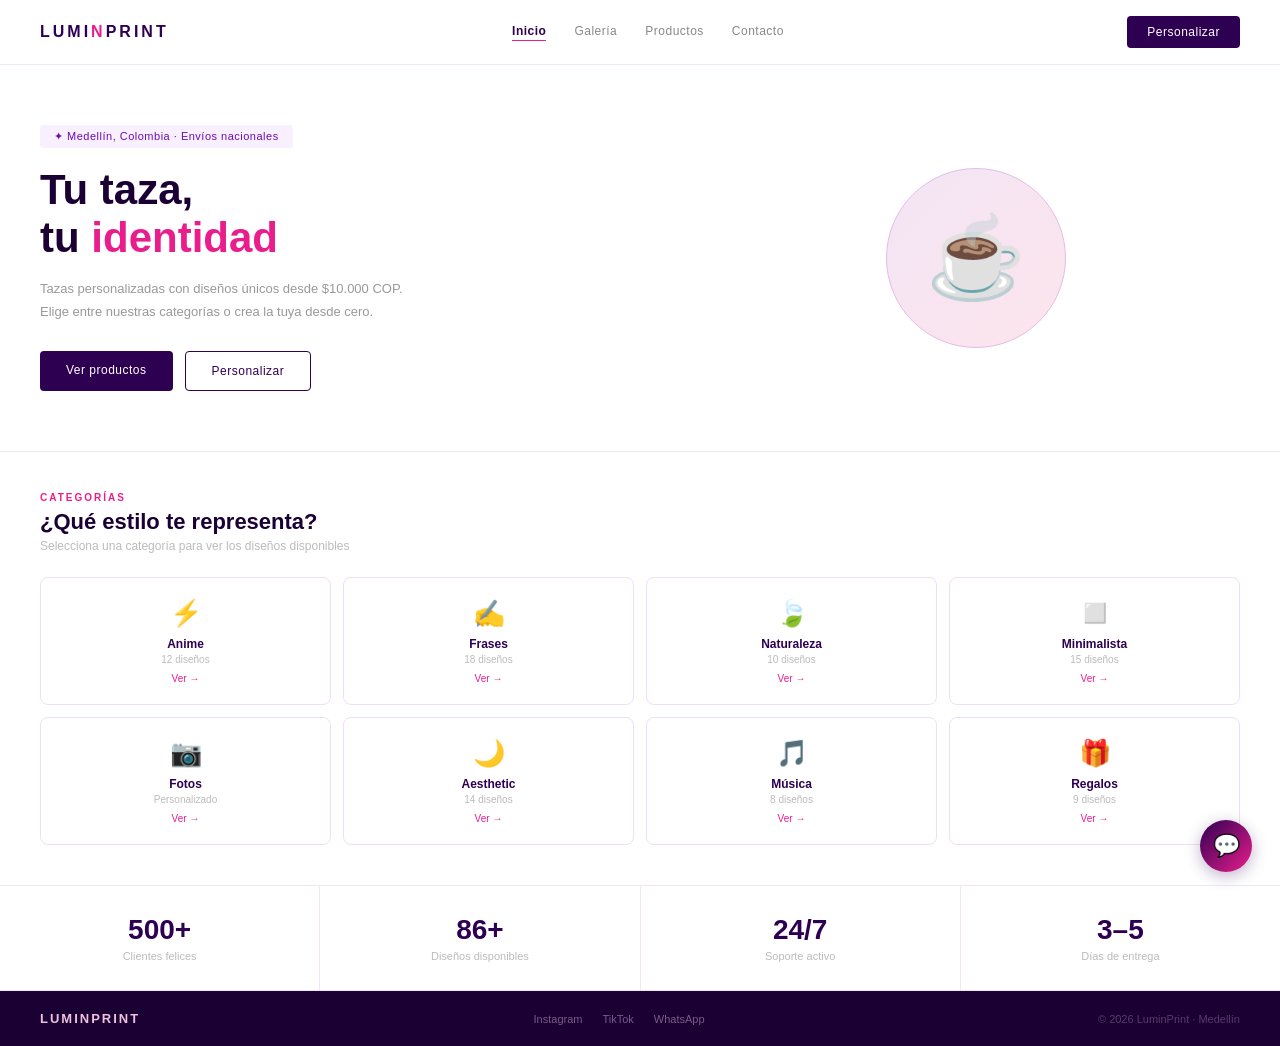
<file: frontend/index.html>
<!DOCTYPE html>
<html lang="es">
<head>
    <meta charset="UTF-8">
    <meta name="viewport" content="width=device-width, initial-scale=1.0">
    <title>LuminPrint — Tazas Personalizadas</title>
    <link rel="stylesheet" href="style.css">
</head>
<body>

    <!-- NAVEGACIÓN -->
    <nav class="nav">
        <div class="logo">LUMI<span>N</span>PRINT</div>
        <div class="nav-links">
            <a href="index.html" class="nav-link active">Inicio</a>
            <a href="galeria.html" class="nav-link">Galería</a>
            <a href="productos.html" class="nav-link">Productos</a>
            <a href="contacto.html" class="nav-link">Contacto</a>
        </div>
        <a href="productos.html" class="nav-cta">Personalizar</a>
    </nav>

    <!-- HERO -->
    <section class="hero">
        <div class="hero-left">
            <div class="hero-tag">✦ Medellín, Colombia · Envíos nacionales</div>
            <h1>Tu taza,<br>tu <em>identidad</em></h1>
            <p>Tazas personalizadas con diseños únicos desde $10.000 COP. Elige entre nuestras categorías o crea la tuya desde cero.</p>
            <div class="hero-btns">
                <a href="productos.html" class="btn-main">Ver productos</a>
                <a href="productos.html" class="btn-ghost">Personalizar</a>
            </div>
        </div>
        <div class="hero-right">
            <div class="mug-circle">☕</div>
        </div>
    </section>

    <!-- CATEGORÍAS -->
    <section class="cats-section">
        <div class="cats-header">
            <div class="section-label">Categorías</div>
            <h2 class="section-title">¿Qué estilo te representa?</h2>
            <p class="section-sub">Selecciona una categoría para ver los diseños disponibles</p>
        </div>
        <div class="cats-grid">
            <a href="productos.html?cat=anime" class="cat-card">
                <div class="cat-icon">⚡</div>
                <div class="cat-name">Anime</div>
                <div class="cat-count">12 diseños</div>
                <div class="cat-arrow">Ver →</div>
            </a>
            <a href="productos.html?cat=frases" class="cat-card">
                <div class="cat-icon">✍️</div>
                <div class="cat-name">Frases</div>
                <div class="cat-count">18 diseños</div>
                <div class="cat-arrow">Ver →</div>
            </a>
            <a href="productos.html?cat=naturaleza" class="cat-card">
                <div class="cat-icon">🍃</div>
                <div class="cat-name">Naturaleza</div>
                <div class="cat-count">10 diseños</div>
                <div class="cat-arrow">Ver →</div>
            </a>
            <a href="productos.html?cat=minimalista" class="cat-card">
                <div class="cat-icon">◻️</div>
                <div class="cat-name">Minimalista</div>
                <div class="cat-count">15 diseños</div>
                <div class="cat-arrow">Ver →</div>
            </a>
            <a href="productos.html?cat=fotos" class="cat-card">
                <div class="cat-icon">📷</div>
                <div class="cat-name">Fotos</div>
                <div class="cat-count">Personalizado</div>
                <div class="cat-arrow">Ver →</div>
            </a>
            <a href="productos.html?cat=aesthetic" class="cat-card">
                <div class="cat-icon">🌙</div>
                <div class="cat-name">Aesthetic</div>
                <div class="cat-count">14 diseños</div>
                <div class="cat-arrow">Ver →</div>
            </a>
            <a href="productos.html?cat=musica" class="cat-card">
                <div class="cat-icon">🎵</div>
                <div class="cat-name">Música</div>
                <div class="cat-count">8 diseños</div>
                <div class="cat-arrow">Ver →</div>
            </a>
            <a href="productos.html?cat=regalos" class="cat-card">
                <div class="cat-icon">🎁</div>
                <div class="cat-name">Regalos</div>
                <div class="cat-count">9 diseños</div>
                <div class="cat-arrow">Ver →</div>
            </a>
        </div>
    </section>

    <!-- STATS -->
    <section class="stats">
        <div class="stat">
            <div class="stat-num">500+</div>
            <div class="stat-label">Clientes felices</div>
        </div>
        <div class="stat">
            <div class="stat-num">86+</div>
            <div class="stat-label">Diseños disponibles</div>
        </div>
        <div class="stat">
            <div class="stat-num">24/7</div>
            <div class="stat-label">Soporte activo</div>
        </div>
        <div class="stat">
            <div class="stat-num">3–5</div>
            <div class="stat-label">Días de entrega</div>
        </div>
    </section>

    <!-- FOOTER -->
    <footer class="footer">
        <div class="footer-logo">LUMINPRINT</div>
        <div class="footer-links">
            <span class="footer-link">Instagram</span>
            <span class="footer-link">TikTok</span>
            <span class="footer-link">WhatsApp</span>
        </div>
        <div class="footer-copy">© 2026 LuminPrint · Medellín</div>
    </footer>

    <!-- CHATBOT FLOTANTE -->
    <div class="chat-float" id="chatFloat">
        <div class="chat-window" id="chatWindow">
            <div class="chat-header">
                <div class="chat-header-info">
                    <div class="chat-avatar">💬</div>
                    <div>
                        <div class="chat-name">LuminBot</div>
                        <div class="chat-status">En línea · 24/7</div>
                    </div>
                </div>
                <button class="chat-close" id="chatClose">✕</button>
            </div>
            <div class="chat-messages" id="chatMessages">
                <div class="msg bot">
                    <div class="msg-bubble">¡Hola! 👋 Soy LuminBot. ¿En qué te puedo ayudar hoy?</div>
                </div>
            </div>
            <div class="chat-input-area">
                <input type="text" id="chatInput" placeholder="Escribe tu pregunta..." />
                <button id="chatSend">→</button>
            </div>
        </div>
        <button class="chat-btn" id="chatToggle">💬</button>
    </div>

    <script src="chatbot.js"></script>
</body>
</html>
</file>
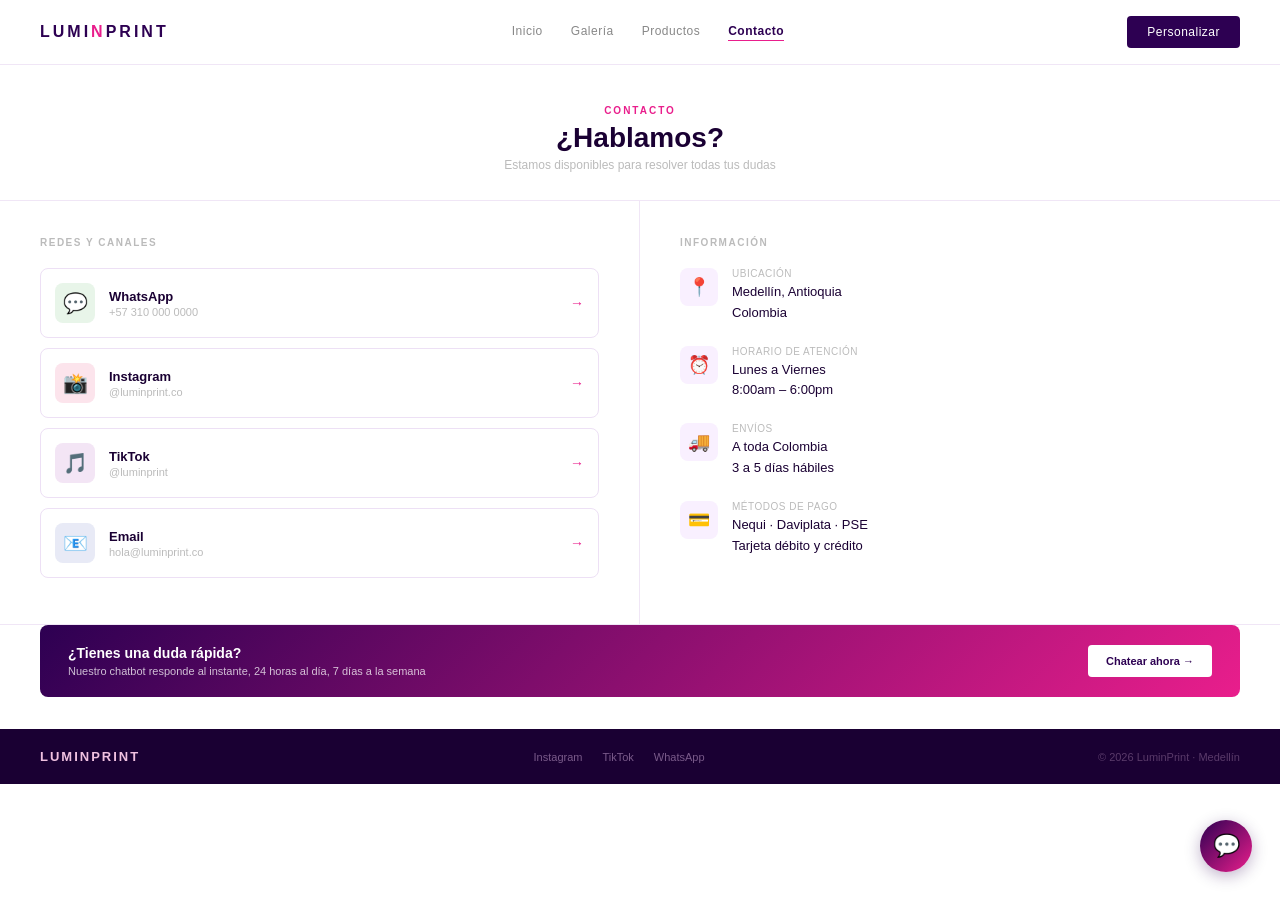
<file: frontend/contacto.html>
<!DOCTYPE html>
<html lang="es">
<head>
    <meta charset="UTF-8">
    <meta name="viewport" content="width=device-width, initial-scale=1.0">
    <title>Contacto — LuminPrint</title>
    <link rel="stylesheet" href="style.css">
</head>
<body>

    <!-- NAVEGACIÓN -->
    <nav class="nav">
        <div class="logo">LUMI<span>N</span>PRINT</div>
        <div class="nav-links">
            <a href="index.html" class="nav-link">Inicio</a>
            <a href="galeria.html" class="nav-link">Galería</a>
            <a href="productos.html" class="nav-link">Productos</a>
            <a href="contacto.html" class="nav-link active">Contacto</a>
        </div>
        <a href="productos.html" class="nav-cta">Personalizar</a>
    </nav>

    <!-- HEADER -->
    <section class="page-header center">
        <div class="section-label">Contacto</div>
        <h1 class="page-title">¿Hablamos?</h1>
        <p class="page-sub">Estamos disponibles para resolver todas tus dudas</p>
    </section>

    <!-- CONTENIDO -->
    <section class="contact-content">

        <div class="contact-left">
            <div class="col-title">Redes y canales</div>

            <a href="https://wa.me/573100000000" target="_blank" class="social-card">
                <div class="social-icon" style="background:#e8f5e9;">💬</div>
                <div class="social-info">
                    <div class="social-name">WhatsApp</div>
                    <div class="social-handle">+57 310 000 0000</div>
                </div>
                <div class="social-arrow">→</div>
            </a>

            <a href="https://instagram.com/luminprint.co" target="_blank" class="social-card">
                <div class="social-icon" style="background:#fce4ec;">📸</div>
                <div class="social-info">
                    <div class="social-name">Instagram</div>
                    <div class="social-handle">@luminprint.co</div>
                </div>
                <div class="social-arrow">→</div>
            </a>

            <a href="https://tiktok.com/@luminprint" target="_blank" class="social-card">
                <div class="social-icon" style="background:#f3e5f5;">🎵</div>
                <div class="social-info">
                    <div class="social-name">TikTok</div>
                    <div class="social-handle">@luminprint</div>
                </div>
                <div class="social-arrow">→</div>
            </a>

            <a href="mailto:hola@luminprint.co" class="social-card">
                <div class="social-icon" style="background:#e8eaf6;">📧</div>
                <div class="social-info">
                    <div class="social-name">Email</div>
                    <div class="social-handle">hola@luminprint.co</div>
                </div>
                <div class="social-arrow">→</div>
            </a>
        </div>

        <div class="contact-right">
            <div class="col-title">Información</div>

            <div class="info-item">
                <div class="info-icon">📍</div>
                <div>
                    <div class="info-label">Ubicación</div>
                    <div class="info-value">Medellín, Antioquia<br>Colombia</div>
                </div>
            </div>

            <div class="info-item">
                <div class="info-icon">⏰</div>
                <div>
                    <div class="info-label">Horario de atención</div>
                    <div class="info-value">Lunes a Viernes<br>8:00am – 6:00pm</div>
                </div>
            </div>

            <div class="info-item">
                <div class="info-icon">🚚</div>
                <div>
                    <div class="info-label">Envíos</div>
                    <div class="info-value">A toda Colombia<br>3 a 5 días hábiles</div>
                </div>
            </div>

            <div class="info-item">
                <div class="info-icon">💳</div>
                <div>
                    <div class="info-label">Métodos de pago</div>
                    <div class="info-value">Nequi · Daviplata · PSE<br>Tarjeta débito y crédito</div>
                </div>
            </div>
        </div>

    </section>

    <!-- BANNER CHATBOT -->
    <section class="response-banner">
        <div class="response-text">
            <h4>¿Tienes una duda rápida?</h4>
            <p>Nuestro chatbot responde al instante, 24 horas al día, 7 días a la semana</p>
        </div>
        <button class="response-badge" id="openChat">Chatear ahora →</button>
    </section>

    <!-- FOOTER -->
    <footer class="footer">
        <div class="footer-logo">LUMINPRINT</div>
        <div class="footer-links">
            <span class="footer-link">Instagram</span>
            <span class="footer-link">TikTok</span>
            <span class="footer-link">WhatsApp</span>
        </div>
        <div class="footer-copy">© 2026 LuminPrint · Medellín</div>
    </footer>

    <!-- CHATBOT FLOTANTE -->
    <div class="chat-float" id="chatFloat">
        <div class="chat-window" id="chatWindow">
            <div class="chat-header">
                <div class="chat-header-info">
                    <div class="chat-avatar">💬</div>
                    <div>
                        <div class="chat-name">LuminBot</div>
                        <div class="chat-status">En línea · 24/7</div>
                    </div>
                </div>
                <button class="chat-close" id="chatClose">✕</button>
            </div>
            <div class="chat-messages" id="chatMessages">
                <div class="msg bot">
                    <div class="msg-bubble">¡Hola! 👋 Soy LuminBot. ¿En qué te puedo ayudar hoy?</div>
                </div>
            </div>
            <div class="chat-input-area">
                <input type="text" id="chatInput" placeholder="Escribe tu pregunta..." />
                <button id="chatSend">→</button>
            </div>
        </div>
        <button class="chat-btn" id="chatToggle">💬</button>
    </div>

    <script src="chatbot.js"></script>
</body>
</html>
</file>
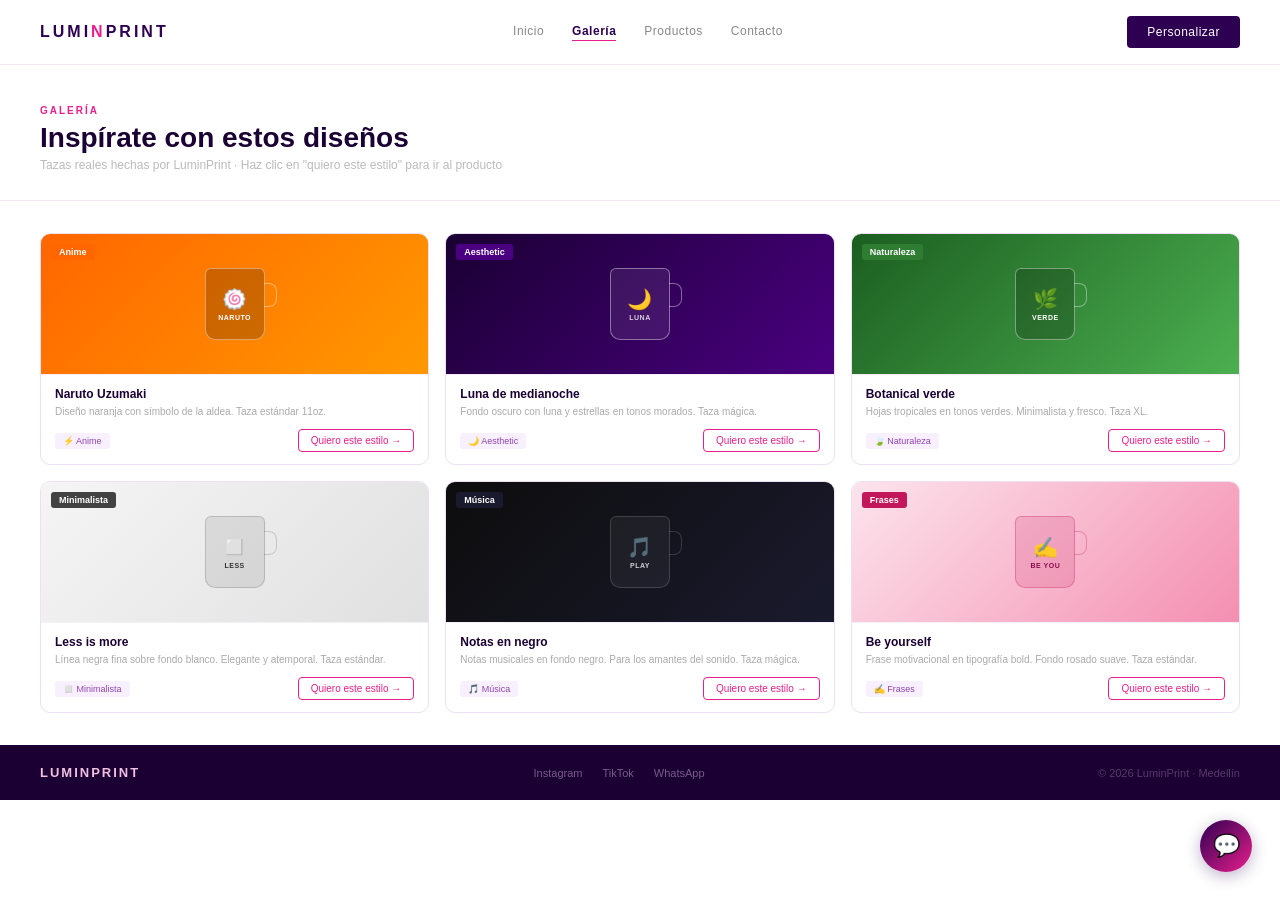
<file: frontend/galeria.html>
<!DOCTYPE html>
<html lang="es">
<head>
    <meta charset="UTF-8">
    <meta name="viewport" content="width=device-width, initial-scale=1.0">
    <title>Galería — LuminPrint</title>
    <link rel="stylesheet" href="style.css">
</head>
<body>

    <!-- NAVEGACIÓN -->
    <nav class="nav">
        <div class="logo">LUMI<span>N</span>PRINT</div>
        <div class="nav-links">
            <a href="index.html" class="nav-link">Inicio</a>
            <a href="galeria.html" class="nav-link active">Galería</a>
            <a href="productos.html" class="nav-link">Productos</a>
            <a href="contacto.html" class="nav-link">Contacto</a>
        </div>
        <a href="productos.html" class="nav-cta">Personalizar</a>
    </nav>

    <!-- HEADER -->
    <section class="page-header">
        <div class="section-label">Galería</div>
        <h1 class="page-title">Inspírate con estos diseños</h1>
        <p class="page-sub">Tazas reales hechas por LuminPrint · Haz clic en "quiero este estilo" para ir al producto</p>
    </section>

    <!-- GALERÍA -->
    <section class="gallery-section">
        <div class="gallery-grid">

            <div class="gal-card">
                <div class="gal-img" style="background:linear-gradient(135deg,#ff6600,#ff9900);">
                    <span class="gal-cat-badge" style="background:#ff6600;">Anime</span>
                    <div class="mug-preview">
                        <div class="mug-body" style="background:rgba(0,0,0,0.2);">
                            <div class="mug-handle"></div>
                            <div class="mug-emoji">🍥</div>
                            <div class="mug-text">NARUTO</div>
                        </div>
                    </div>
                </div>
                <div class="gal-body">
                    <div class="gal-name">Naruto Uzumaki</div>
                    <div class="gal-desc">Diseño naranja con símbolo de la aldea. Taza estándar 11oz.</div>
                    <div class="gal-footer">
                        <span class="gal-tag">⚡ Anime</span>
                        <a href="productos.html?cat=anime" class="gal-btn">Quiero este estilo →</a>
                    </div>
                </div>
            </div>

            <div class="gal-card">
                <div class="gal-img" style="background:linear-gradient(135deg,#1a0033,#4a0080);">
                    <span class="gal-cat-badge" style="background:#4a0080;">Aesthetic</span>
                    <div class="mug-preview">
                        <div class="mug-body" style="background:rgba(255,255,255,0.08);">
                            <div class="mug-handle"></div>
                            <div class="mug-emoji">🌙</div>
                            <div class="mug-text" style="color:rgba(255,255,255,0.8);">LUNA</div>
                        </div>
                    </div>
                </div>
                <div class="gal-body">
                    <div class="gal-name">Luna de medianoche</div>
                    <div class="gal-desc">Fondo oscuro con luna y estrellas en tonos morados. Taza mágica.</div>
                    <div class="gal-footer">
                        <span class="gal-tag">🌙 Aesthetic</span>
                        <a href="productos.html?cat=aesthetic" class="gal-btn">Quiero este estilo →</a>
                    </div>
                </div>
            </div>

            <div class="gal-card">
                <div class="gal-img" style="background:linear-gradient(135deg,#1b5e20,#4caf50);">
                    <span class="gal-cat-badge" style="background:#2e7d32;">Naturaleza</span>
                    <div class="mug-preview">
                        <div class="mug-body" style="background:rgba(0,0,0,0.2);">
                            <div class="mug-handle"></div>
                            <div class="mug-emoji">🌿</div>
                            <div class="mug-text">VERDE</div>
                        </div>
                    </div>
                </div>
                <div class="gal-body">
                    <div class="gal-name">Botanical verde</div>
                    <div class="gal-desc">Hojas tropicales en tonos verdes. Minimalista y fresco. Taza XL.</div>
                    <div class="gal-footer">
                        <span class="gal-tag">🍃 Naturaleza</span>
                        <a href="productos.html?cat=naturaleza" class="gal-btn">Quiero este estilo →</a>
                    </div>
                </div>
            </div>

            <div class="gal-card">
                <div class="gal-img" style="background:linear-gradient(135deg,#f5f5f5,#e0e0e0);">
                    <span class="gal-cat-badge" style="background:#424242;">Minimalista</span>
                    <div class="mug-preview">
                        <div class="mug-body" style="background:rgba(0,0,0,0.08);border-color:rgba(0,0,0,0.15);">
                            <div class="mug-handle" style="border-color:rgba(0,0,0,0.15);"></div>
                            <div class="mug-emoji">◻️</div>
                            <div class="mug-text" style="color:#333;">LESS</div>
                        </div>
                    </div>
                </div>
                <div class="gal-body">
                    <div class="gal-name">Less is more</div>
                    <div class="gal-desc">Línea negra fina sobre fondo blanco. Elegante y atemporal. Taza estándar.</div>
                    <div class="gal-footer">
                        <span class="gal-tag">◻️ Minimalista</span>
                        <a href="productos.html?cat=minimalista" class="gal-btn">Quiero este estilo →</a>
                    </div>
                </div>
            </div>

            <div class="gal-card">
                <div class="gal-img" style="background:linear-gradient(135deg,#0d0d0d,#1a1a2e);">
                    <span class="gal-cat-badge" style="background:#1a1a2e;">Música</span>
                    <div class="mug-preview">
                        <div class="mug-body" style="background:rgba(255,255,255,0.05);border-color:rgba(255,255,255,0.15);">
                            <div class="mug-handle" style="border-color:rgba(255,255,255,0.15);"></div>
                            <div class="mug-emoji">🎵</div>
                            <div class="mug-text" style="color:rgba(255,255,255,0.8);">PLAY</div>
                        </div>
                    </div>
                </div>
                <div class="gal-body">
                    <div class="gal-name">Notas en negro</div>
                    <div class="gal-desc">Notas musicales en fondo negro. Para los amantes del sonido. Taza mágica.</div>
                    <div class="gal-footer">
                        <span class="gal-tag">🎵 Música</span>
                        <a href="productos.html?cat=musica" class="gal-btn">Quiero este estilo →</a>
                    </div>
                </div>
            </div>

            <div class="gal-card">
                <div class="gal-img" style="background:linear-gradient(135deg,#fce4ec,#f48fb1);">
                    <span class="gal-cat-badge" style="background:#c2185b;">Frases</span>
                    <div class="mug-preview">
                        <div class="mug-body" style="background:rgba(194,24,91,0.15);border-color:rgba(194,24,91,0.3);">
                            <div class="mug-handle" style="border-color:rgba(194,24,91,0.3);"></div>
                            <div class="mug-emoji">✍️</div>
                            <div class="mug-text" style="color:#880e4f;">BE YOU</div>
                        </div>
                    </div>
                </div>
                <div class="gal-body">
                    <div class="gal-name">Be yourself</div>
                    <div class="gal-desc">Frase motivacional en tipografía bold. Fondo rosado suave. Taza estándar.</div>
                    <div class="gal-footer">
                        <span class="gal-tag">✍️ Frases</span>
                        <a href="productos.html?cat=frases" class="gal-btn">Quiero este estilo →</a>
                    </div>
                </div>
            </div>

        </div>
    </section>

    <!-- FOOTER -->
    <footer class="footer">
        <div class="footer-logo">LUMINPRINT</div>
        <div class="footer-links">
            <span class="footer-link">Instagram</span>
            <span class="footer-link">TikTok</span>
            <span class="footer-link">WhatsApp</span>
        </div>
        <div class="footer-copy">© 2026 LuminPrint · Medellín</div>
    </footer>

    <!-- CHATBOT FLOTANTE -->
    <div class="chat-float" id="chatFloat">
        <div class="chat-window" id="chatWindow">
            <div class="chat-header">
                <div class="chat-header-info">
                    <div class="chat-avatar">💬</div>
                    <div>
                        <div class="chat-name">LuminBot</div>
                        <div class="chat-status">En línea · 24/7</div>
                    </div>
                </div>
                <button class="chat-close" id="chatClose">✕</button>
            </div>
            <div class="chat-messages" id="chatMessages">
                <div class="msg bot">
                    <div class="msg-bubble">¡Hola! 👋 Soy LuminBot. ¿En qué te puedo ayudar hoy?</div>
                </div>
            </div>
            <div class="chat-input-area">
                <input type="text" id="chatInput" placeholder="Escribe tu pregunta..." />
                <button id="chatSend">→</button>
            </div>
        </div>
        <button class="chat-btn" id="chatToggle">💬</button>
    </div>

    <script src="chatbot.js"></script>
</body>
</html>
</file>
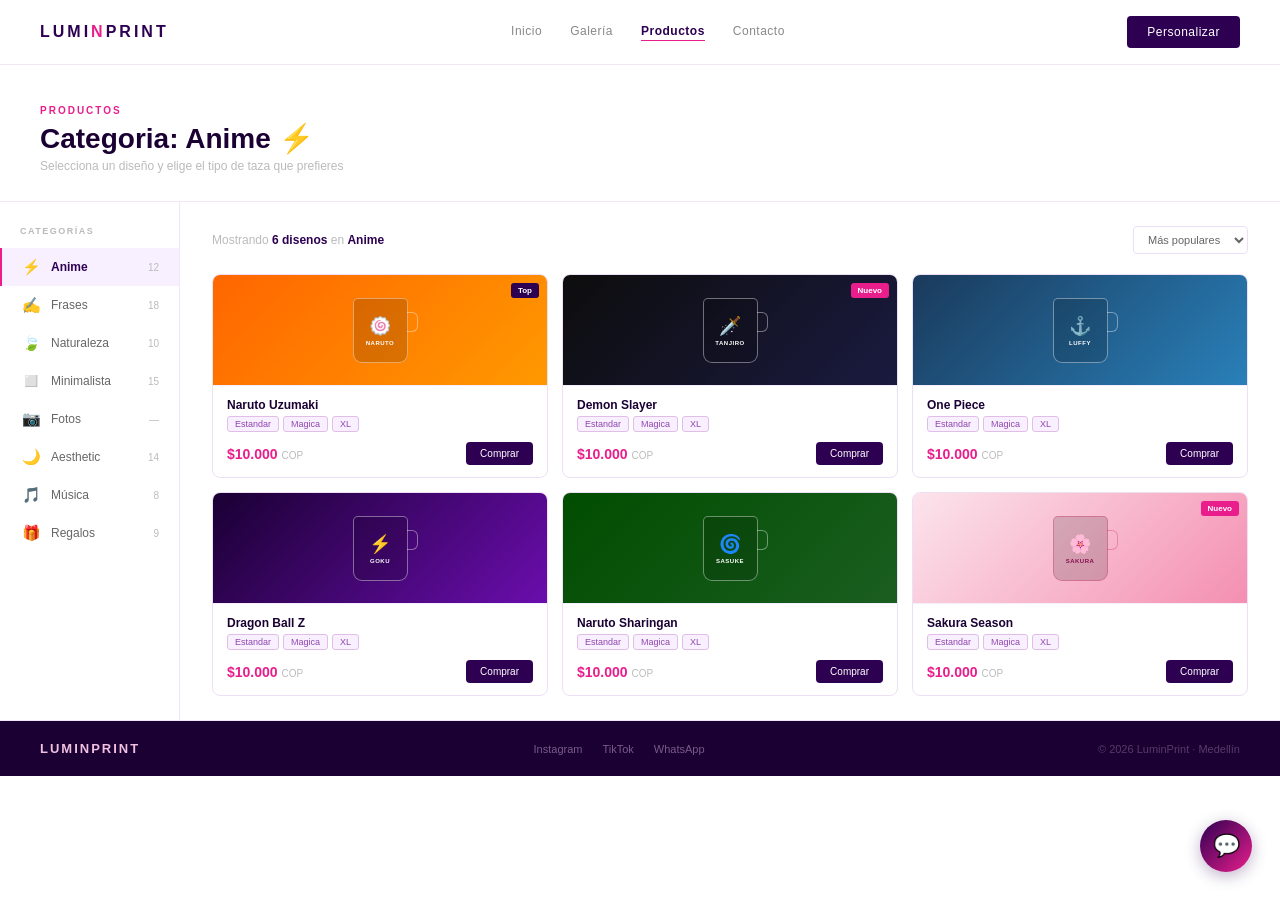
<file: frontend/productos.html>
<!DOCTYPE html>
<html lang="es">
<head>
    <meta charset="UTF-8">
    <meta name="viewport" content="width=device-width, initial-scale=1.0">
    <title>Productos — LuminPrint</title>
    <link rel="stylesheet" href="style.css">
</head>
<body>

    <!-- NAVEGACIÓN -->
    <nav class="nav">
        <div class="logo">LUMI<span>N</span>PRINT</div>
        <div class="nav-links">
            <a href="index.html" class="nav-link">Inicio</a>
            <a href="galeria.html" class="nav-link">Galería</a>
            <a href="productos.html" class="nav-link active">Productos</a>
            <a href="contacto.html" class="nav-link">Contacto</a>
        </div>
        <a href="productos.html" class="nav-cta">Personalizar</a>
    </nav>

    <!-- HEADER -->
    <section class="page-header">
        <div class="section-label">Productos</div>
        <h1 class="page-title" id="pageTitle">Categoría: Anime ⚡</h1>
        <p class="page-sub">Selecciona un diseño y elige el tipo de taza que prefieres</p>
    </section>

    <!-- CONTENIDO -->
    <div class="products-layout">

        <!-- SIDEBAR -->
        <aside class="sidebar">
            <div class="sidebar-title">Categorías</div>
            <a href="?cat=anime" class="cat-item" data-cat="anime">
                <span class="cat-item-icon">⚡</span>
                <span class="cat-item-name">Anime</span>
                <span class="cat-item-count">12</span>
            </a>
            <a href="?cat=frases" class="cat-item" data-cat="frases">
                <span class="cat-item-icon">✍️</span>
                <span class="cat-item-name">Frases</span>
                <span class="cat-item-count">18</span>
            </a>
            <a href="?cat=naturaleza" class="cat-item" data-cat="naturaleza">
                <span class="cat-item-icon">🍃</span>
                <span class="cat-item-name">Naturaleza</span>
                <span class="cat-item-count">10</span>
            </a>
            <a href="?cat=minimalista" class="cat-item" data-cat="minimalista">
                <span class="cat-item-icon">◻️</span>
                <span class="cat-item-name">Minimalista</span>
                <span class="cat-item-count">15</span>
            </a>
            <a href="?cat=fotos" class="cat-item" data-cat="fotos">
                <span class="cat-item-icon">📷</span>
                <span class="cat-item-name">Fotos</span>
                <span class="cat-item-count">—</span>
            </a>
            <a href="?cat=aesthetic" class="cat-item" data-cat="aesthetic">
                <span class="cat-item-icon">🌙</span>
                <span class="cat-item-name">Aesthetic</span>
                <span class="cat-item-count">14</span>
            </a>
            <a href="?cat=musica" class="cat-item" data-cat="musica">
                <span class="cat-item-icon">🎵</span>
                <span class="cat-item-name">Música</span>
                <span class="cat-item-count">8</span>
            </a>
            <a href="?cat=regalos" class="cat-item" data-cat="regalos">
                <span class="cat-item-icon">🎁</span>
                <span class="cat-item-name">Regalos</span>
                <span class="cat-item-count">9</span>
            </a>
        </aside>

        <!-- PRODUCTOS -->
        <div class="products-area">
            <div class="products-header">
                <div class="products-showing">Mostrando <span id="countLabel">12 diseños</span> en <span id="catLabel">Anime</span></div>
                <select class="sort-select">
                    <option>Más populares</option>
                    <option>Menor precio</option>
                    <option>Mayor precio</option>
                </select>
            </div>
            <div class="products-grid" id="productsGrid"></div>
        </div>
    </div>

    <!-- FOOTER -->
    <footer class="footer">
        <div class="footer-logo">LUMINPRINT</div>
        <div class="footer-links">
            <span class="footer-link">Instagram</span>
            <span class="footer-link">TikTok</span>
            <span class="footer-link">WhatsApp</span>
        </div>
        <div class="footer-copy">© 2026 LuminPrint · Medellín</div>
    </footer>

    <!-- CHATBOT FLOTANTE -->
    <div class="chat-float" id="chatFloat">
        <div class="chat-window" id="chatWindow">
            <div class="chat-header">
                <div class="chat-header-info">
                    <div class="chat-avatar">💬</div>
                    <div>
                        <div class="chat-name">LuminBot</div>
                        <div class="chat-status">En línea · 24/7</div>
                    </div>
                </div>
                <button class="chat-close" id="chatClose">✕</button>
            </div>
            <div class="chat-messages" id="chatMessages">
                <div class="msg bot">
                    <div class="msg-bubble">¡Hola! 👋 Soy LuminBot. ¿En qué te puedo ayudar hoy?</div>
                </div>
            </div>
            <div class="chat-input-area">
                <input type="text" id="chatInput" placeholder="Escribe tu pregunta..." />
                <button id="chatSend">→</button>
            </div>
        </div>
        <button class="chat-btn" id="chatToggle">💬</button>
    </div>

    <script src="productos.js"></script>
    <script src="chatbot.js"></script>
</body>
</html>
</file>
<file: frontend/style.css>
/* =============================================
   style.css — LuminPrint
   Agente: Colibrí
   Rol: Diseñador del frontend
   Estilos compartidos para todas las páginas
   ============================================= */

* {
    box-sizing: border-box;
    margin: 0;
    padding: 0;
    font-family: 'Helvetica Neue', Arial, sans-serif;
}

body {
    background: white;
    color: #1a0033;
}

a {
    text-decoration: none;
    color: inherit;
}

/* ── NAVEGACIÓN ─────────────────────────────── */
.nav {
    display: flex;
    align-items: center;
    justify-content: space-between;
    padding: 16px 40px;
    background: white;
    border-bottom: 0.5px solid #f0e6f6;
    position: sticky;
    top: 0;
    z-index: 100;
}

.logo {
    font-size: 16px;
    font-weight: 700;
    color: #2d0052;
    letter-spacing: 3px;
}

.logo span {
    color: #e91e8c;
}

.nav-links {
    display: flex;
    gap: 28px;
}

.nav-link {
    font-size: 12px;
    color: #888;
    letter-spacing: 0.5px;
    transition: color 0.2s;
}

.nav-link:hover {
    color: #2d0052;
}

.nav-link.active {
    color: #2d0052;
    font-weight: 600;
    border-bottom: 1.5px solid #e91e8c;
    padding-bottom: 2px;
}

.nav-cta {
    background: #2d0052;
    color: white;
    border: none;
    padding: 9px 20px;
    border-radius: 4px;
    font-size: 12px;
    letter-spacing: 0.5px;
    cursor: pointer;
    transition: background 0.2s;
}

.nav-cta:hover {
    background: #e91e8c;
}

/* ── HERO ───────────────────────────────────── */
.hero {
    display: flex;
    align-items: center;
    padding: 60px 40px;
    gap: 40px;
    border-bottom: 0.5px solid #f0e6f6;
}

.hero-left {
    flex: 1.2;
}

.hero-tag {
    display: inline-flex;
    align-items: center;
    gap: 6px;
    background: #f9f0ff;
    color: #6a0dad;
    font-size: 11px;
    padding: 5px 14px;
    border-radius: 3px;
    margin-bottom: 18px;
    letter-spacing: 0.5px;
}

.hero-left h1 {
    font-size: 42px;
    font-weight: 700;
    color: #1a0033;
    line-height: 1.15;
    margin-bottom: 14px;
}

.hero-left h1 em {
    color: #e91e8c;
    font-style: normal;
}

.hero-left p {
    font-size: 13px;
    color: #999;
    line-height: 1.8;
    margin-bottom: 28px;
    max-width: 380px;
}

.hero-btns {
    display: flex;
    gap: 12px;
}

.btn-main {
    background: #2d0052;
    color: white;
    border: none;
    padding: 12px 26px;
    border-radius: 4px;
    font-size: 12px;
    letter-spacing: 0.5px;
    cursor: pointer;
    transition: background 0.2s;
}

.btn-main:hover {
    background: #e91e8c;
}

.btn-ghost {
    background: white;
    color: #2d0052;
    border: 1.5px solid #2d0052;
    padding: 12px 26px;
    border-radius: 4px;
    font-size: 12px;
    letter-spacing: 0.5px;
    cursor: pointer;
    transition: all 0.2s;
}

.btn-ghost:hover {
    background: #2d0052;
    color: white;
}

.hero-right {
    flex: 1;
    display: flex;
    align-items: center;
    justify-content: center;
}

.mug-circle {
    width: 180px;
    height: 180px;
    border-radius: 50%;
    background: linear-gradient(135deg, #f3e5f5 0%, #fce4ec 100%);
    display: flex;
    align-items: center;
    justify-content: center;
    font-size: 80px;
    border: 1.5px solid #e1bee7;
}

/* ── SECCIONES GENERALES ────────────────────── */
.section-label {
    font-size: 10px;
    color: #e91e8c;
    font-weight: 700;
    letter-spacing: 2px;
    text-transform: uppercase;
    margin-bottom: 6px;
}

.section-title {
    font-size: 22px;
    font-weight: 700;
    color: #1a0033;
    margin-bottom: 4px;
}

.section-sub {
    font-size: 12px;
    color: #bbb;
}

/* ── PAGE HEADER ────────────────────────────── */
.page-header {
    padding: 40px 40px 28px;
    border-bottom: 0.5px solid #f0e6f6;
}

.page-header.center {
    text-align: center;
}

.page-title {
    font-size: 28px;
    font-weight: 700;
    color: #1a0033;
    margin-bottom: 4px;
}

.page-sub {
    font-size: 12px;
    color: #bbb;
}

/* ── CATEGORÍAS INICIO ──────────────────────── */
.cats-section {
    padding: 40px;
    border-bottom: 0.5px solid #f0e6f6;
}

.cats-header {
    margin-bottom: 24px;
}

.cats-grid {
    display: grid;
    grid-template-columns: repeat(4, 1fr);
    gap: 12px;
}

.cat-card {
    border: 0.5px solid #ede0f5;
    border-radius: 8px;
    padding: 20px 14px;
    text-align: center;
    cursor: pointer;
    background: white;
    transition: all 0.2s;
    display: block;
}

.cat-card:hover {
    border-color: #2d0052;
    background: #f9f0ff;
}

.cat-icon {
    font-size: 26px;
    margin-bottom: 8px;
}

.cat-name {
    font-size: 12px;
    color: #2d0052;
    font-weight: 600;
    margin-bottom: 3px;
}

.cat-count {
    font-size: 10px;
    color: #bbb;
}

.cat-arrow {
    font-size: 10px;
    color: #e91e8c;
    margin-top: 8px;
}

/* ── STATS ──────────────────────────────────── */
.stats {
    display: flex;
    border-bottom: 0.5px solid #f0e6f6;
}

.stat {
    flex: 1;
    padding: 28px;
    text-align: center;
    border-right: 0.5px solid #f0e6f6;
}

.stat:last-child {
    border-right: none;
}

.stat-num {
    font-size: 28px;
    font-weight: 700;
    color: #2d0052;
}

.stat-label {
    font-size: 11px;
    color: #bbb;
    margin-top: 4px;
}

/* ── GALERÍA ────────────────────────────────── */
.gallery-section {
    padding: 32px 40px;
}

.gallery-grid {
    display: grid;
    grid-template-columns: repeat(3, 1fr);
    gap: 16px;
}

.gal-card {
    border: 0.5px solid #ede0f5;
    border-radius: 10px;
    overflow: hidden;
    background: white;
    transition: border-color 0.2s;
}

.gal-card:hover {
    border-color: #2d0052;
}

.gal-img {
    height: 140px;
    display: flex;
    align-items: center;
    justify-content: center;
    position: relative;
}

.gal-cat-badge {
    position: absolute;
    top: 10px;
    left: 10px;
    font-size: 9px;
    padding: 3px 8px;
    border-radius: 3px;
    font-weight: 600;
    color: white;
}

.mug-preview {
    display: flex;
    align-items: center;
    justify-content: center;
}

.mug-body {
    width: 60px;
    height: 72px;
    border-radius: 6px 6px 10px 10px;
    display: flex;
    align-items: center;
    justify-content: center;
    flex-direction: column;
    gap: 3px;
    border: 1.5px solid rgba(255,255,255,0.4);
    position: relative;
}

.mug-handle {
    position: absolute;
    right: -13px;
    top: 14px;
    width: 13px;
    height: 24px;
    border: 1.5px solid rgba(255,255,255,0.4);
    border-left: none;
    border-radius: 0 8px 8px 0;
}

.mug-emoji {
    font-size: 20px;
}

.mug-text {
    font-size: 7px;
    font-weight: 700;
    color: white;
    letter-spacing: 0.5px;
}

.gal-body {
    padding: 12px 14px;
    border-top: 0.5px solid #f5eeff;
}

.gal-name {
    font-size: 12px;
    font-weight: 700;
    color: #1a0033;
    margin-bottom: 3px;
}

.gal-desc {
    font-size: 10px;
    color: #aaa;
    margin-bottom: 10px;
    line-height: 1.5;
}

.gal-footer {
    display: flex;
    align-items: center;
    justify-content: space-between;
}

.gal-tag {
    font-size: 9px;
    color: #8e44ad;
    background: #f9f0ff;
    padding: 3px 8px;
    border-radius: 3px;
}

.gal-btn {
    background: transparent;
    color: #e91e8c;
    border: 1px solid #e91e8c;
    padding: 5px 12px;
    border-radius: 4px;
    font-size: 10px;
    cursor: pointer;
    transition: all 0.2s;
}

.gal-btn:hover {
    background: #e91e8c;
    color: white;
}

/* ── PRODUCTOS LAYOUT ───────────────────────── */
.products-layout {
    display: flex;
    border-bottom: 0.5px solid #f0e6f6;
}

.sidebar {
    width: 180px;
    min-width: 180px;
    border-right: 0.5px solid #f0e6f6;
    padding: 24px 0;
}

.sidebar-title {
    font-size: 9px;
    color: #bbb;
    font-weight: 700;
    letter-spacing: 1.5px;
    text-transform: uppercase;
    padding: 0 20px;
    margin-bottom: 12px;
}

.cat-item {
    display: flex;
    align-items: center;
    gap: 10px;
    padding: 10px 20px;
    cursor: pointer;
    border-left: 2px solid transparent;
    transition: all 0.2s;
}

.cat-item:hover {
    background: #f9f0ff;
}

.cat-item.active {
    background: #f9f0ff;
    border-left: 2px solid #e91e8c;
}

.cat-item.active .cat-item-name {
    color: #2d0052;
    font-weight: 600;
}

.cat-item-icon {
    font-size: 15px;
}

.cat-item-name {
    font-size: 12px;
    color: #666;
    flex: 1;
}

.cat-item-count {
    font-size: 10px;
    color: #bbb;
}

.products-area {
    flex: 1;
    padding: 24px 32px;
}

.products-header {
    display: flex;
    align-items: center;
    justify-content: space-between;
    margin-bottom: 20px;
}

.products-showing {
    font-size: 12px;
    color: #bbb;
}

.products-showing span {
    color: #2d0052;
    font-weight: 600;
}

.sort-select {
    font-size: 11px;
    color: #666;
    border: 0.5px solid #ede0f5;
    border-radius: 4px;
    padding: 6px 10px;
    background: white;
    cursor: pointer;
}

.products-grid {
    display: grid;
    grid-template-columns: repeat(3, 1fr);
    gap: 14px;
}

.product-card {
    border: 0.5px solid #ede0f5;
    border-radius: 8px;
    overflow: hidden;
    background: white;
    transition: border-color 0.2s;
}

.product-card:hover {
    border-color: #2d0052;
}

.product-img {
    height: 110px;
    display: flex;
    align-items: center;
    justify-content: center;
    position: relative;
}

.product-badge {
    position: absolute;
    top: 8px;
    right: 8px;
    font-size: 8px;
    padding: 3px 7px;
    border-radius: 3px;
    font-weight: 600;
}

.badge-new { background: #e91e8c; color: white; }
.badge-top { background: #2d0052; color: white; }

.product-body {
    padding: 12px 14px;
    border-top: 0.5px solid #f5eeff;
}

.product-name {
    font-size: 12px;
    font-weight: 700;
    color: #1a0033;
    margin-bottom: 4px;
}

.product-types {
    display: flex;
    gap: 4px;
    margin-bottom: 10px;
    flex-wrap: wrap;
}

.type-pill {
    font-size: 9px;
    color: #8e44ad;
    background: #f9f0ff;
    padding: 2px 7px;
    border-radius: 3px;
    border: 0.5px solid #e1bee7;
}

.product-footer {
    display: flex;
    align-items: center;
    justify-content: space-between;
}

.product-price {
    font-size: 14px;
    font-weight: 700;
    color: #e91e8c;
}

.product-price span {
    font-size: 10px;
    color: #bbb;
    font-weight: 400;
}

.buy-btn {
    background: #2d0052;
    color: white;
    border: none;
    padding: 6px 14px;
    border-radius: 4px;
    font-size: 10px;
    cursor: pointer;
    transition: background 0.2s;
}

.buy-btn:hover {
    background: #e91e8c;
}

/* ── CONTACTO ───────────────────────────────── */
.contact-content {
    display: grid;
    grid-template-columns: 1fr 1fr;
    border-bottom: 0.5px solid #f0e6f6;
}

.contact-left {
    padding: 36px 40px;
    border-right: 0.5px solid #f0e6f6;
}

.contact-right {
    padding: 36px 40px;
}

.col-title {
    font-size: 10px;
    font-weight: 700;
    color: #bbb;
    letter-spacing: 1.5px;
    text-transform: uppercase;
    margin-bottom: 20px;
}

.social-card {
    display: flex;
    align-items: center;
    gap: 14px;
    padding: 14px;
    border: 0.5px solid #ede0f5;
    border-radius: 8px;
    margin-bottom: 10px;
    cursor: pointer;
    transition: all 0.2s;
}

.social-card:hover {
    border-color: #2d0052;
    background: #f9f0ff;
}

.social-icon {
    width: 40px;
    height: 40px;
    border-radius: 8px;
    display: flex;
    align-items: center;
    justify-content: center;
    font-size: 20px;
    min-width: 40px;
}

.social-info {
    flex: 1;
}

.social-name {
    font-size: 13px;
    font-weight: 700;
    color: #1a0033;
    margin-bottom: 2px;
}

.social-handle {
    font-size: 11px;
    color: #bbb;
}

.social-arrow {
    font-size: 14px;
    color: #e91e8c;
}

.info-item {
    display: flex;
    align-items: flex-start;
    gap: 14px;
    margin-bottom: 22px;
}

.info-icon {
    width: 38px;
    height: 38px;
    border-radius: 8px;
    background: #f9f0ff;
    display: flex;
    align-items: center;
    justify-content: center;
    font-size: 18px;
    min-width: 38px;
}

.info-label {
    font-size: 10px;
    color: #bbb;
    margin-bottom: 3px;
    text-transform: uppercase;
    letter-spacing: 0.5px;
}

.info-value {
    font-size: 13px;
    color: #1a0033;
    font-weight: 500;
    line-height: 1.6;
}

.response-banner {
    background: linear-gradient(135deg, #2d0052, #e91e8c);
    margin: 0 40px 32px;
    border-radius: 8px;
    padding: 20px 28px;
    display: flex;
    align-items: center;
    justify-content: space-between;
}

.response-text h4 {
    font-size: 14px;
    font-weight: 700;
    color: white;
    margin-bottom: 4px;
}

.response-text p {
    font-size: 11px;
    color: rgba(255,255,255,0.75);
}

.response-badge {
    background: white;
    color: #2d0052;
    border: none;
    padding: 10px 18px;
    border-radius: 4px;
    font-size: 11px;
    font-weight: 600;
    cursor: pointer;
    white-space: nowrap;
    margin-left: 16px;
    transition: all 0.2s;
}

.response-badge:hover {
    background: #f9f0ff;
}

/* ── FOOTER ─────────────────────────────────── */
.footer {
    background: #1a0033;
    padding: 20px 40px;
    display: flex;
    align-items: center;
    justify-content: space-between;
}

.footer-logo {
    font-size: 13px;
    font-weight: 700;
    color: #f0c0e0;
    letter-spacing: 2px;
}

.footer-links {
    display: flex;
    gap: 20px;
}

.footer-link {
    font-size: 11px;
    color: #7a5a8a;
    cursor: pointer;
    transition: color 0.2s;
}

.footer-link:hover {
    color: #f0c0e0;
}

.footer-copy {
    font-size: 11px;
    color: #5a3a6a;
}

/* ── CHATBOT FLOTANTE ───────────────────────── */
.chat-float {
    position: fixed;
    bottom: 28px;
    right: 28px;
    display: flex;
    flex-direction: column;
    align-items: flex-end;
    gap: 10px;
    z-index: 1000;
}

.chat-window {
    width: 320px;
    background: white;
    border: 0.5px solid #ede0f5;
    border-radius: 14px;
    overflow: hidden;
    box-shadow: 0 8px 32px rgba(45,0,82,0.15);
    display: none;
}

.chat-window.open {
    display: flex;
    flex-direction: column;
}

.chat-header {
    background: #2d0052;
    padding: 14px 16px;
    display: flex;
    align-items: center;
    justify-content: space-between;
}

.chat-header-info {
    display: flex;
    align-items: center;
    gap: 10px;
}

.chat-avatar {
    width: 36px;
    height: 36px;
    border-radius: 50%;
    background: rgba(255,255,255,0.15);
    display: flex;
    align-items: center;
    justify-content: center;
    font-size: 18px;
}

.chat-name {
    font-size: 13px;
    font-weight: 600;
    color: white;
}

.chat-status {
    font-size: 10px;
    color: rgba(255,255,255,0.6);
}

.chat-close {
    background: transparent;
    border: none;
    color: rgba(255,255,255,0.6);
    font-size: 14px;
    cursor: pointer;
    padding: 4px;
}

.chat-close:hover {
    color: white;
}

.chat-messages {
    padding: 16px;
    height: 260px;
    overflow-y: auto;
    display: flex;
    flex-direction: column;
    gap: 10px;
    background: #fafafa;
}

.msg {
    display: flex;
}

.msg.bot {
    justify-content: flex-start;
}

.msg.user {
    justify-content: flex-end;
}

.msg-bubble {
    max-width: 75%;
    padding: 10px 14px;
    border-radius: 12px;
    font-size: 12px;
    line-height: 1.5;
}

.msg.bot .msg-bubble {
    background: white;
    color: #1a0033;
    border: 0.5px solid #ede0f5;
    border-radius: 4px 12px 12px 12px;
}

.msg.user .msg-bubble {
    background: #2d0052;
    color: white;
    border-radius: 12px 4px 12px 12px;
}

.chat-input-area {
    display: flex;
    align-items: center;
    gap: 8px;
    padding: 12px 14px;
    border-top: 0.5px solid #f0e6f6;
    background: white;
}

.chat-input-area input {
    flex: 1;
    border: 0.5px solid #ede0f5;
    border-radius: 20px;
    padding: 8px 14px;
    font-size: 12px;
    outline: none;
    color: #1a0033;
}

.chat-input-area input:focus {
    border-color: #2d0052;
}

.chat-input-area button {
    background: #e91e8c;
    color: white;
    border: none;
    width: 34px;
    height: 34px;
    border-radius: 50%;
    font-size: 14px;
    cursor: pointer;
    transition: background 0.2s;
}

.chat-input-area button:hover {
    background: #2d0052;
}

.chat-btn {
    width: 52px;
    height: 52px;
    border-radius: 50%;
    background: linear-gradient(135deg, #2d0052, #e91e8c);
    border: none;
    display: flex;
    align-items: center;
    justify-content: center;
    font-size: 22px;
    cursor: pointer;
    box-shadow: 0 4px 16px rgba(45,0,82,0.3);
    transition: transform 0.2s;
}

.chat-btn:hover {
    transform: scale(1.05);
}
/* ── PERSONALIZAR ───────────────────────────────── */
.custom-form-section {
    padding: 40px;
    display: flex;
    justify-content: center;
    border-bottom: 0.5px solid #f0e6f6;
}

.custom-form {
    width: 100%;
    max-width: 600px;
}

.form-group {
    margin-bottom: 28px;
}

.form-label {
    display: block;
    font-size: 13px;
    font-weight: 700;
    color: #1a0033;
    margin-bottom: 10px;
    letter-spacing: 0.3px;
}

.taza-options {
    display: grid;
    grid-template-columns: repeat(3, 1fr);
    gap: 10px;
}

.taza-option {
    border: 0.5px solid #ede0f5;
    border-radius: 8px;
    padding: 16px 12px;
    text-align: center;
    cursor: pointer;
    transition: all 0.2s;
}

.taza-option:hover {
    border-color: #2d0052;
    background: #f9f0ff;
}

.taza-option.active {
    border-color: #2d0052;
    background: #f9f0ff;
}

.taza-icon {
    font-size: 28px;
    margin-bottom: 6px;
}

.taza-name {
    font-size: 13px;
    font-weight: 700;
    color: #1a0033;
    margin-bottom: 2px;
}

.taza-price {
    font-size: 13px;
    font-weight: 700;
    color: #e91e8c;
    margin-bottom: 2px;
}

.taza-desc {
    font-size: 10px;
    color: #bbb;
}

.upload-area {
    border: 1.5px dashed #ede0f5;
    border-radius: 8px;
    padding: 32px;
    text-align: center;
    cursor: pointer;
    transition: all 0.2s;
    display: flex;
    flex-direction: column;
    align-items: center;
    gap: 6px;
}

.upload-area:hover {
    border-color: #2d0052;
    background: #f9f0ff;
}

.upload-icon {
    font-size: 32px;
    margin-bottom: 4px;
}

.upload-text {
    font-size: 13px;
    color: #2d0052;
    font-weight: 500;
}

.upload-sub {
    font-size: 11px;
    color: #bbb;
}

.upload-preview {
    display: flex;
    flex-direction: column;
    align-items: center;
    gap: 10px;
}

.upload-preview img {
    width: 100%;
    max-height: 200px;
    object-fit: contain;
    border-radius: 8px;
    border: 0.5px solid #ede0f5;
}

.remove-img {
    background: transparent;
    border: 1px solid #e91e8c;
    color: #e91e8c;
    padding: 6px 14px;
    border-radius: 4px;
    font-size: 11px;
    cursor: pointer;
}

.form-input {
    width: 100%;
    border: 0.5px solid #ede0f5;
    border-radius: 6px;
    padding: 10px 14px;
    font-size: 13px;
    color: #1a0033;
    outline: none;
    transition: border-color 0.2s;
}

.form-input:focus {
    border-color: #2d0052;
}

.form-hint {
    font-size: 10px;
    color: #bbb;
    margin-top: 4px;
}

.form-textarea {
    width: 100%;
    border: 0.5px solid #ede0f5;
    border-radius: 6px;
    padding: 10px 14px;
    font-size: 13px;
    color: #1a0033;
    outline: none;
    height: 100px;
    resize: vertical;
    transition: border-color 0.2s;
}

.form-textarea:focus {
    border-color: #2d0052;
}

.submit-btn {
    width: 100%;
    background: #2d0052;
    color: white;
    border: none;
    padding: 14px;
    border-radius: 6px;
    font-size: 14px;
    font-weight: 600;
    cursor: pointer;
    transition: background 0.2s;
    margin-bottom: 8px;
}

.submit-btn:hover {
    background: #e91e8c;
}

.submit-hint {
    font-size: 11px;
    color: #bbb;
    text-align: center;
}
</file>
